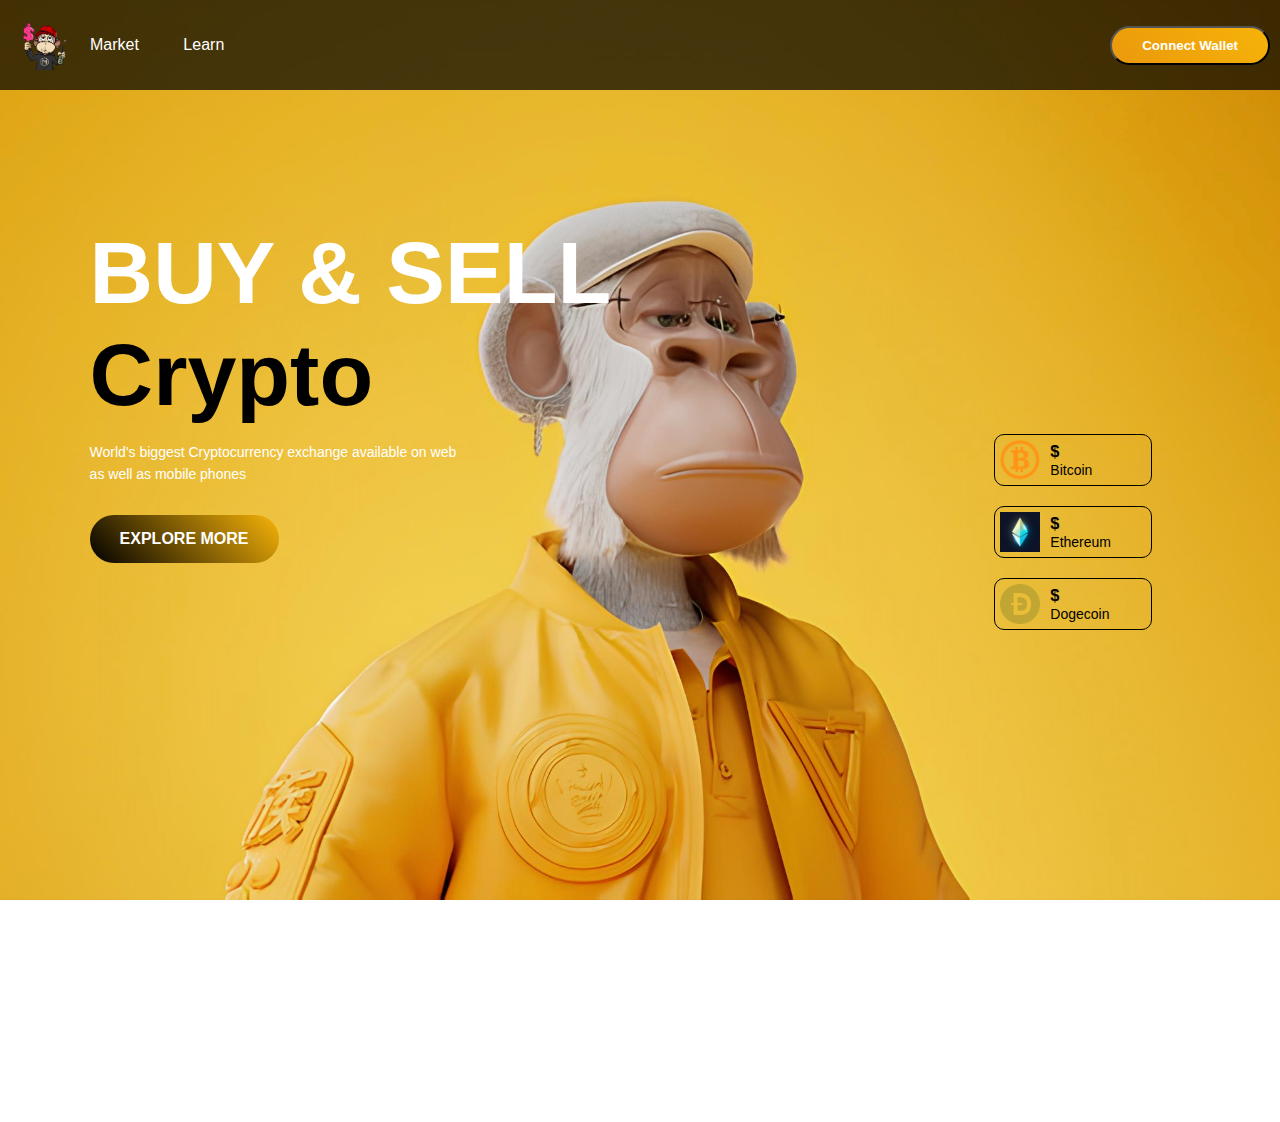
<file: index.html>
<!DOCTYPE html>
<html>
    <head>
        <meta name="viewport" content="width = device-width, initial-scale = ">
        <title>
            Cryptocurrency Website - Hunters Roastathon 
        </title>
        <link rel="stylesheet" href="home.css">
        <!-- <script src="https://code.jquery.com/jquery-3.7.1.min.js" integrity="sha256-/JqT3SQfawRcv/BIHPThkBvs0OEvtFFmqPF/lYI/Cxo=" crossorigin="anonymous"></script> -->
    </head>
    <body>
        
        <div class="maincontainer">
        <div class="menu">
            <nav>
                <img src="images/logo 1.png" class="logo">
                <ul>
                    <li> <a href="./marketPlace/index.html">Market</a> </li>
                    <li> <a href="./learn.html">Learn</a> </li>
                </ul>
                <button class ="btn" id="connectButton">Connect Wallet</button>               
           
            </nav>
        </div>
        <div class="container">

            <!-- <nav>
                <img src="" class="logo">
                <ul>
                    <li> <a href="#">Market</a> </li>
                    <li> <a href="#">Learn</a> </li>
                    <li> <a href="#">Features</a> </li>
                    <li> <a href="#">White Papers</a> </li>
                </ul>
                <a href="#" class="btn">EN</a>
                <a href="#" class="btn">Sign In</a>               
            </nav> -->
           
            <div class="content">
                <h1>BUY & SELL <br> <span>Crypto</span></h1>
                <p>World's biggest Cryptocurrency exchange available on web <br> as well as mobile phones</p>
                <a href="./learn.html" class="btn">EXPLORE MORE</a>
            </div>
            <!-- <div class="content">
                <h1>
                    <span class="auto-type"></span> <br> 
                    <span>Crypto</span>
                </h1>
                <p>World's biggest Cryptocurrency exchange available on web <br> as well as mobile phones</p>
                <a href="#" class="btn">EXPLORE MORE</a>
            </div> -->
            
            
            <div class="coin-list">
                <div class="coin">
                    <img src="images/bitcoin.png">
                    <div>
                        <h3>$ <span id="bitcoin"></span> </h3>
                        <p>Bitcoin</p>
                    </div>
                </div>
                <div class="coin">
                    <img src="images/Ethereum_logo.jpg">
                    <div>
                        <h3>$ <span id="ethereum"></span> </h3>
                        <p>Ethereum</p>
                    </div>
                </div>
                <div class="coin">
                    <img src="images/dogecoin.png">
                    <div>
                        <h3>$ <span id="dogecoin"></span> </h3>
                        <p>Dogecoin</p>
                    </div>
                </div>

            </div>
        </div>
    </div>
    <!-- <script src="https://cdn.jsdelivr.net/npm/typed.js@2.0.12"></script>
    <script>
        var typed = new Typed(".auto-type", {
            strings: ["BUY", "SELL", "TRADE"],
            typeSpeed: 100,
            backSpeed: 60,
            loop: true
        });
    </script> -->

    <script>
        // Select the connect button element
        const connectButton = document.getElementById('connectButton');

        // Check if MetaMask is installed
        if (typeof window.ethereum !== 'undefined') {
            console.log("MetaMask is installed!");

            // Add click event listener to connect button
            connectButton.addEventListener('click', connectWallet);
        } else {
            console.log("MetaMask is not installed. Please install MetaMask to continue.");
            connectButton.textContent = 'Install MetaMask';
            connectButton.onclick = () => {
                window.open('https://metamask.io/download.html', '_blank');
            };
        }

        // Connect wallet function
        async function connectWallet() {
            if (window.ethereum) {
                try {
                    // Request account access
                    const accounts = await window.ethereum.request({ method: 'eth_requestAccounts' });
                    const account = accounts[0]; // Get the first account
                    console.log(`Connected account: ${account}`);
                    connectButton.textContent = 'Connected';
                    connectButton.disabled = true; // Disable the button after successful connection
                } catch (error) {
                    console.error('Error connecting to MetaMask:', error);
                    alert('Failed to connect to MetaMask. Please try again.');
                }
            } else {
                alert('MetaMask is not installed. Please install MetaMask to continue.');
            }
        }
    </script>
    <script src = "./home.js"></script>
    </body>

</html>
</file>
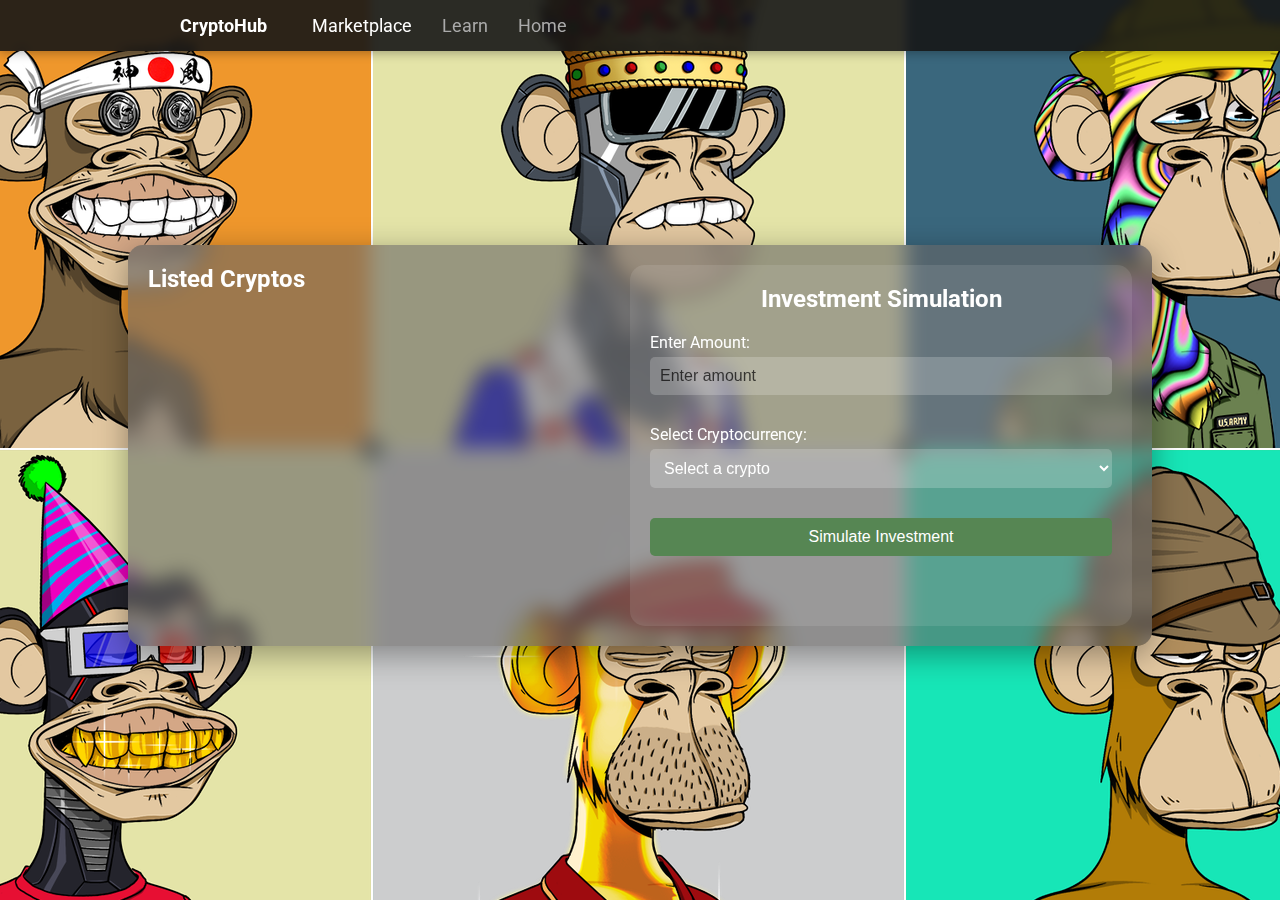
<file: marketPlace/index.html>
<!DOCTYPE html>
<html lang="en">
<head>
    <meta charset="UTF-8">
    <meta name="viewport" content="width=device-width, initial-scale=1.0">
    <link rel="stylesheet" href="style.css">
    <title>Crypto Market Page</title>
</head>
<body>
    <!-- Navbar -->
    <nav class="navbar">
        <div class="navbar-brand">
            <h1>CryptoHub</h1>
        </div>
        <ul class="navbar-menu">
            <li><a href="./index.html" class="active">Marketplace</a></li>
            <li><a href="../learn.html">Learn</a></li>
            <li><a href="../home.html">Home</a></li>
        </ul>
        <div class="navbar-signin">
            <!-- <a href="#signin" class="signin-button">Wallet</a> -->
        </div>
    </nav>

    <!-- Main content area -->
    <div class="maincontainer">
        <div class="crypto-container">
            <h2>Listed Cryptos</h2>
            <div class="container"></div>
        </div>
        <div class="simulation-container">
            <h2>Investment Simulation</h2>
            <div class="form-group">
                <label for="investment-amount" class="enteramt">Enter Amount:</label>
                <input type="number" id="investment-amount" placeholder="Enter amount">
            </div>
            <div class="form-group">
                <label for="crypto-select">Select Cryptocurrency:</label>
                <select id="crypto-select">
                    <option value="" disabled selected>Select a crypto</option>
                    <option value="bitcoin">Bitcoin</option>
                    <option value="ethereum">Ethereum</option>
                    <option value="litecoin">Litecoin</option>
                    <option value="cardano">Cardano</option>
                    <option value="dogecoin">Dogecoin</option>
                    <option value="tether">Tether</option>
                </select>
            </div>
            <button id="simulate-investment">Simulate Investment</button>
            <div id="simulation-result" class="simulation-result"></div>
        </div>
    </div>

    <script src="index.js"></script>
</body>
</html>
</file>
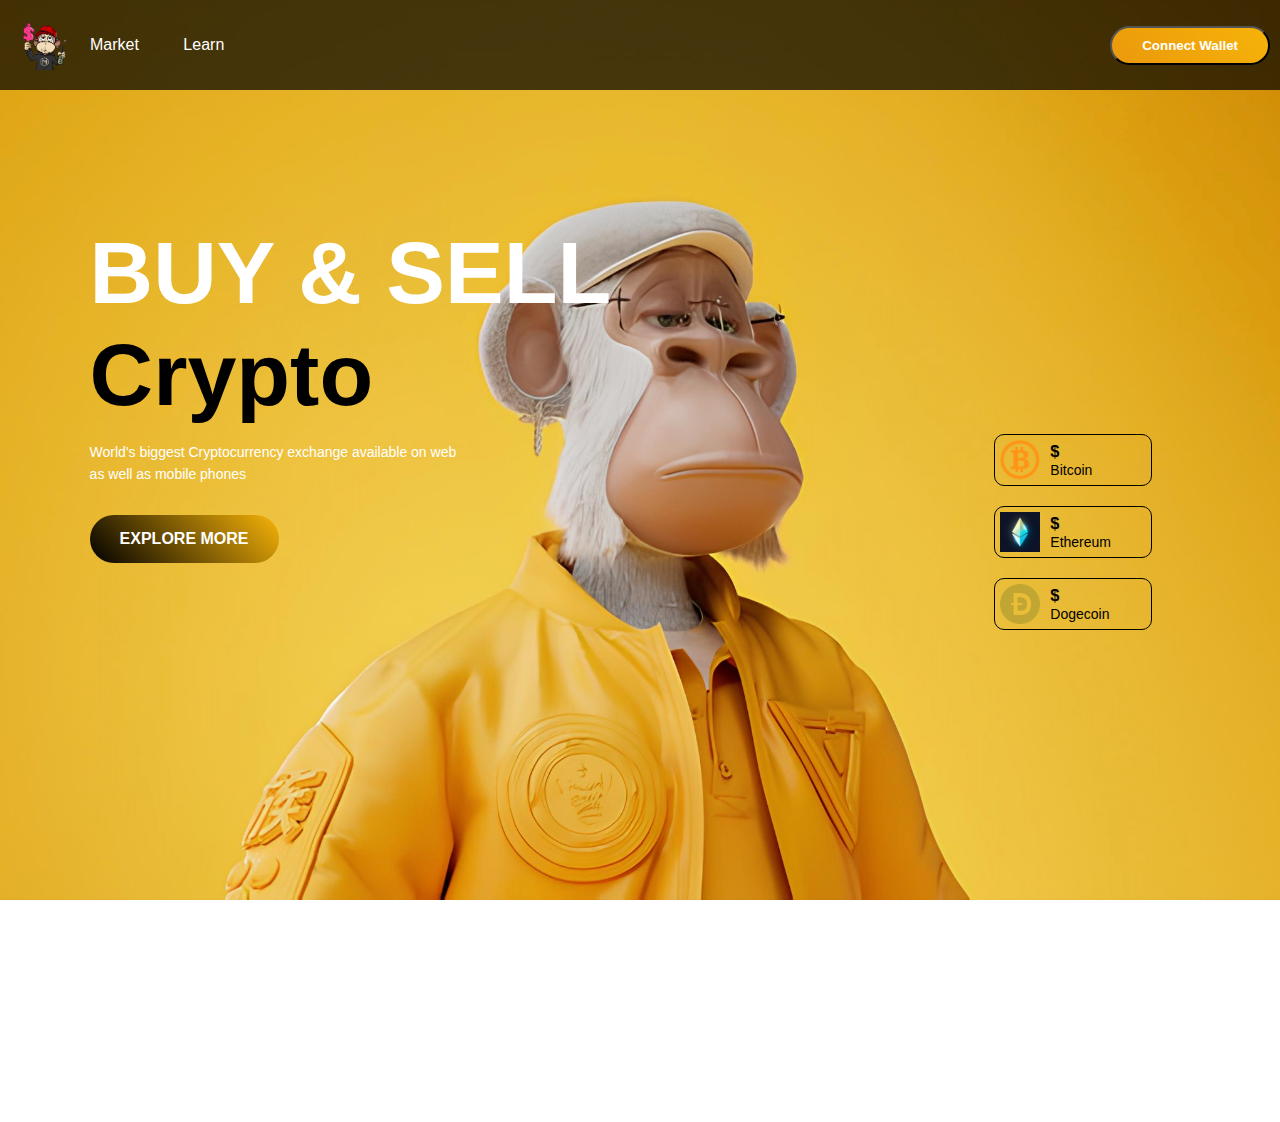
<file: home.html>
<!DOCTYPE html>
<html>
    <head>
        <meta name="viewport" content="width = device-width, initial-scale = ">
        <title>
            Cryptocurrency Website - Hunters Roastathon 
        </title>
        <link rel="stylesheet" href="home.css">
        <!-- <script src="https://code.jquery.com/jquery-3.7.1.min.js" integrity="sha256-/JqT3SQfawRcv/BIHPThkBvs0OEvtFFmqPF/lYI/Cxo=" crossorigin="anonymous"></script> -->
    </head>
    <body>
        
        <div class="maincontainer">
        <div class="menu">
            <nav>
                <img src="images/logo 1.png" class="logo">
                <ul>
                    <li> <a href="./marketPlace/index.html">Market</a> </li>
                    <li> <a href="./learn.html">Learn</a> </li>
                </ul>
                <button class ="btn" id="connectButton">Connect Wallet</button>               
           
            </nav>
        </div>
        <div class="container">

            <!-- <nav>
                <img src="" class="logo">
                <ul>
                    <li> <a href="#">Market</a> </li>
                    <li> <a href="#">Learn</a> </li>
                    <li> <a href="#">Features</a> </li>
                    <li> <a href="#">White Papers</a> </li>
                </ul>
                <a href="#" class="btn">EN</a>
                <a href="#" class="btn">Sign In</a>               
            </nav> -->
           
            <div class="content">
                <h1>BUY & SELL <br> <span>Crypto</span></h1>
                <p>World's biggest Cryptocurrency exchange available on web <br> as well as mobile phones</p>
                <a href="./learn.html" class="btn">EXPLORE MORE</a>
            </div>
            <!-- <div class="content">
                <h1>
                    <span class="auto-type"></span> <br> 
                    <span>Crypto</span>
                </h1>
                <p>World's biggest Cryptocurrency exchange available on web <br> as well as mobile phones</p>
                <a href="#" class="btn">EXPLORE MORE</a>
            </div> -->
            
            
            <div class="coin-list">
                <div class="coin">
                    <img src="images/bitcoin.png">
                    <div>
                        <h3>$ <span id="bitcoin"></span> </h3>
                        <p>Bitcoin</p>
                    </div>
                </div>
                <div class="coin">
                    <img src="images/Ethereum_logo.jpg">
                    <div>
                        <h3>$ <span id="ethereum"></span> </h3>
                        <p>Ethereum</p>
                    </div>
                </div>
                <div class="coin">
                    <img src="images/dogecoin.png">
                    <div>
                        <h3>$ <span id="dogecoin"></span> </h3>
                        <p>Dogecoin</p>
                    </div>
                </div>

            </div>
        </div>
    </div>
    <!-- <script src="https://cdn.jsdelivr.net/npm/typed.js@2.0.12"></script>
    <script>
        var typed = new Typed(".auto-type", {
            strings: ["BUY", "SELL", "TRADE"],
            typeSpeed: 100,
            backSpeed: 60,
            loop: true
        });
    </script> -->

    <script>
        // Select the connect button element
        const connectButton = document.getElementById('connectButton');

        // Check if MetaMask is installed
        if (typeof window.ethereum !== 'undefined') {
            console.log("MetaMask is installed!");

            // Add click event listener to connect button
            connectButton.addEventListener('click', connectWallet);
        } else {
            console.log("MetaMask is not installed. Please install MetaMask to continue.");
            connectButton.textContent = 'Install MetaMask';
            connectButton.onclick = () => {
                window.open('https://metamask.io/download.html', '_blank');
            };
        }

        // Connect wallet function
        async function connectWallet() {
            if (window.ethereum) {
                try {
                    // Request account access
                    const accounts = await window.ethereum.request({ method: 'eth_requestAccounts' });
                    const account = accounts[0]; // Get the first account
                    console.log(`Connected account: ${account}`);
                    connectButton.textContent = 'Connected';
                    connectButton.disabled = true; // Disable the button after successful connection
                } catch (error) {
                    console.error('Error connecting to MetaMask:', error);
                    alert('Failed to connect to MetaMask. Please try again.');
                }
            } else {
                alert('MetaMask is not installed. Please install MetaMask to continue.');
            }
        }
    </script>
    <script src = "./home.js"></script>
    </body>

</html>
</file>
<file: home.css>
*{
    margin: 0;
    padding: 0;
    box-sizing: border-box;
    font-family: 'Poppins', sans-serif;
}

body {
    background-image: url(images/NFTBG.png); /* Change to your background image */
    background-position: center;
    background-size: cover;
    background-repeat: no-repeat;
    background-attachment: fixed; /* Keeps the background fixed on scroll */
}

.container {
    width: 100%;
    height: 100vh; 
    padding: 0 7%;
    color: hsl(0, 0%, 100%);
}

.menu nav {
    width: 100%;
    padding: 20px 0;
    display: flex;
    align-items: center;
    background-color: rgba(0, 0, 0, 0.7); /* Semi-transparent black for the menu */
}

.menu .logo {
    margin-left: 20px;
    width: 50px;
    cursor: pointer;
}

nav ul {
    flex: 1;
}

nav ul li {
    display: inline-block;
    margin: 10px 20px;
}

nav ul li a {
    color: #fff;
    text-decoration: none;
}

nav .btn {
    color: #fff;
    text-decoration: none;
    font-weight: bolder;
    padding: 10px 30px;
    border-radius: 40px;
    margin-right: 10px;
    background: linear-gradient(45deg, rgb(234, 153, 12), rgb(247, 179, 8)); /* Button color */
}

.content {
    margin-top: 12%;
    text-align: left; /* Align text to left */
}

.content h1 {
    font-size: 88px;
    margin-bottom: 15px;
}

.content h1 span {
    color: #000000;
}

.content p {
    line-height: 22px;
    font-size: 14px;
}

.content .btn {
    display: inline-block;
    margin-top: 30px;
    background: linear-gradient(45deg, rgb(0, 0, 0), rgb(247, 179, 8));
    color: #fff;
    text-decoration: none;
    padding: 15px 30px;
    border-radius: 30px;
    font-weight: bolder;
}

/* .coin-list {
    position: absolute;
    right: 10%;
    bottom: 50px;
    display: block; 
    align-items: flex-start; 
} */
.coin-list {
    position: absolute;
    right: 10%;
    bottom: 250px; /* Increased the value to shift the list upward */
    display: block; /* Changed to block for vertical alignment */
    align-items: flex-start; /* Align items vertically */
}


.coin {
    display: flex;
    align-items: center;
    font-size: 14px;
    margin: 20px 0; /* Added margin between coins */
    color: #000000;
    border: 1px solid rgb(0, 0, 0);
    padding: 5px 40px 5px 5px;
    border-radius: 10px;
    /* background-color: rgba(255, 255, 255, 0.8); Added slight background color for better readability */
}

.coin img {
    width: 40px;
    margin-right: 10px;
}

.coin h3 {
    color: rgb(0, 0, 0);
    margin-bottom: 1px;
}
</file>
<file: marketPlace/style.css>
@import url('https://fonts.googleapis.com/css2?family=Mukta:wght@200;300;400;500;600;700;800&display=swap');
@import url('https://fonts.googleapis.com/css2?family=Roboto:ital,wght@0,100;0,300;0,400;0,500;0,700;0,900&display=swap');

* {
    margin: 0;
    padding: 0;
    box-sizing: border-box;
}

body {
    height: 100vh;
    display: flex;
    align-items: center;
    justify-content: center;
    background: url('./img/backgroundimg.png') no-repeat center center/cover;
    font-family: 'Roboto', sans-serif;
}

.crypto-heading{
    color: white;
}

.maincontainer {
    background: rgba(102, 100, 100, 0.6);
    backdrop-filter: blur(10px);
    padding: 20px;
    border-radius: 15px;
    box-shadow: 0 8px 32px rgba(0, 0, 0, 0.37);
    display: flex;
    max-width: calc(100% - 80px); /* Account for the shared padding */
    width: 80%;
    /* height: 80%; */
    margin: 10px auto 20px; /* Adjusted margin for navbar */
}

.crypto-container {
    flex: 1;
    display: flex;
    flex-direction: column;
    /* align-items: center; */
    overflow-y: auto;
    margin-right: 20px;
}

.simulation-container {
    flex: 1;
    background: rgba(255, 255, 255, 0.1);
    padding: 20px;
    border-radius: 15px;
    display: flex;
    flex-direction: column;
    color: #fff;
}

.simulation-container h2 {
    font-size: 24px;
    margin-bottom: 20px;
    text-align: center;
    color: #fff;
}

.simulation-container .form-group {
    margin-bottom: 20px;
}

.simulation-container label {
    display: block;
    margin-bottom: 5px;
    color: #fff;
    font-size: 16px;
}

.simulation-container input,
.simulation-container select {
    width: 100%;
    padding: 10px;
    margin-bottom: 10px;
    border-radius: 5px;
    border: none;
    background: rgba(255, 255, 255, 0.2);
    color: #fff;
    font-size: 16px;
}

.simulation-container button {
    padding: 10px;
    background: #568653;
    color: #fff;
    border: none;
    border-radius: 5px;
    cursor: pointer;
    font-size: 16px;
}

.simulation-container button:hover {
    background: #4a7a44;
}

.coin {
    display: flex;
    width: 100%;
    height: 80px;
    border-radius: 8px;
    margin: 15px 0;
    font-family: 'Mukta', sans-serif;
}

.coin .coin-logo {
    width: 80px;
    height: 100%;
    display: grid;
    place-items: center;
}

.coin .coin-logo img {
    width: 70%;
    height: 70%;
}

.coin .coin-name {
    height: 100%;
    display: flex;
    align-items: center;
    justify-content: flex-start;
    padding-left: 10px;
}

.coin .coin-name h3 {
    color: #fff;
    font-size: 22px;
    text-transform: uppercase;
}

.coin .coin-name span {
    color: #aaa;
    font-size: 14px;
    font-weight: 500;
    margin-left: 5px;
}

.coin .coin-price {
    display: grid;
    align-items: center;
    margin-left: auto;
    padding: 8px 22px 0 0;
    text-align: right;
}

.coin .coin-price .price {
    font-size: 20px;
    font-weight: 700;
    margin-top: -6px;
}

.coin .coin-price .change {
    color: #aaa;
    font-size: 16px;
    font-weight: 600;
    margin-top: -30px;
}

.coin.rising {
    background: #202022;
    backdrop-filter: blur(5px);
}

.coin.rising .coin-price .price {
    color: #568653;
}

.coin.falling {
    background: #202022;
    backdrop-filter: blur(5px);
}

.coin.falling .coin-price .price {
    color: #ff4040;
}

::placeholder {
    color: #fff;
    opacity: 0.7; /* Optional: makes the placeholder slightly transparent */
}

input::placeholder,
select::placeholder {
    color: #000;
    opacity: 0.7; /* Adjust opacity for a lighter shade if desired */
}

.simulation-result {
    margin-top: 20px;
    padding: 15px;
    border-radius: 10px;
    font-size: 16px;
    text-align: center;
    transition: background 0.3s ease, color 0.3s ease;
}

.simulation-result.positive {
    background: rgba(70, 170, 70, 0.3);
    color: hsl(120, 2%, 18%);
    border: 1px solid #4caf50;
}

.simulation-result.negative {
    background: rgba(170, 70, 70, 0.3);
    color: #f0d9d7;
    border: 1px solid #f44336;
}

.simulation-result.neutral {
    background: rgba(255, 255, 255, 0.2);
    color: #fff;
    border: 1px solid #aaa;
}

/* Navbar Styles */
.navbar {
    background: rgba(22, 22, 22, 0.9);
    backdrop-filter: blur(5px);
    display: flex;
    align-items: center;
    justify-content: space-between;
    /* padding: 10px 40px; Added shared padding */
    box-shadow: 0 2px 10px rgba(0, 0, 0, 0.3);
    position: fixed;
    top: 0;
    width: calc(100%); /* Account for the shared padding on both sides */
    z-index: 2;
    padding: 15px 180px 15px 180px;
    font-size: 14px;
}

.navbar-brand h1 {
    font-size: 18px;
    color: #fff;
    margin-right: 30px; /* Added margin for spacing */
}

.navbar-menu {
    display: flex;
    list-style: none;
}

.navbar-menu li {
    margin: 0 15px;
    font-size: 14px;
}

.navbar-menu li a {
    text-decoration: none;
    color: #aaa;
    font-size: 18px;
    transition: color 0.3s;
}

.navbar-menu li a.active,
.navbar-menu li a:hover {
    color: #fff;
}

.navbar-signin {
    margin-left: auto;
}

.signin-button {
    padding: 8px 18px;
    background: aliceblue;
    color: #000;
    font-size: 12.5px;
    text-decoration: none;
    border-radius: 5px;
    transition: background 0.3s, transform 0.2s;
}

.signin-button:hover {
    background: #78a8dc;
    color: white;
    transform: scale(1.05);
    /* border: 2px solid #000; */
}

.crypto-container{
    color: white;
}

.shared-padding {
    padding: 0 40px; /* Adjust as needed for your layout */
}
</file>
